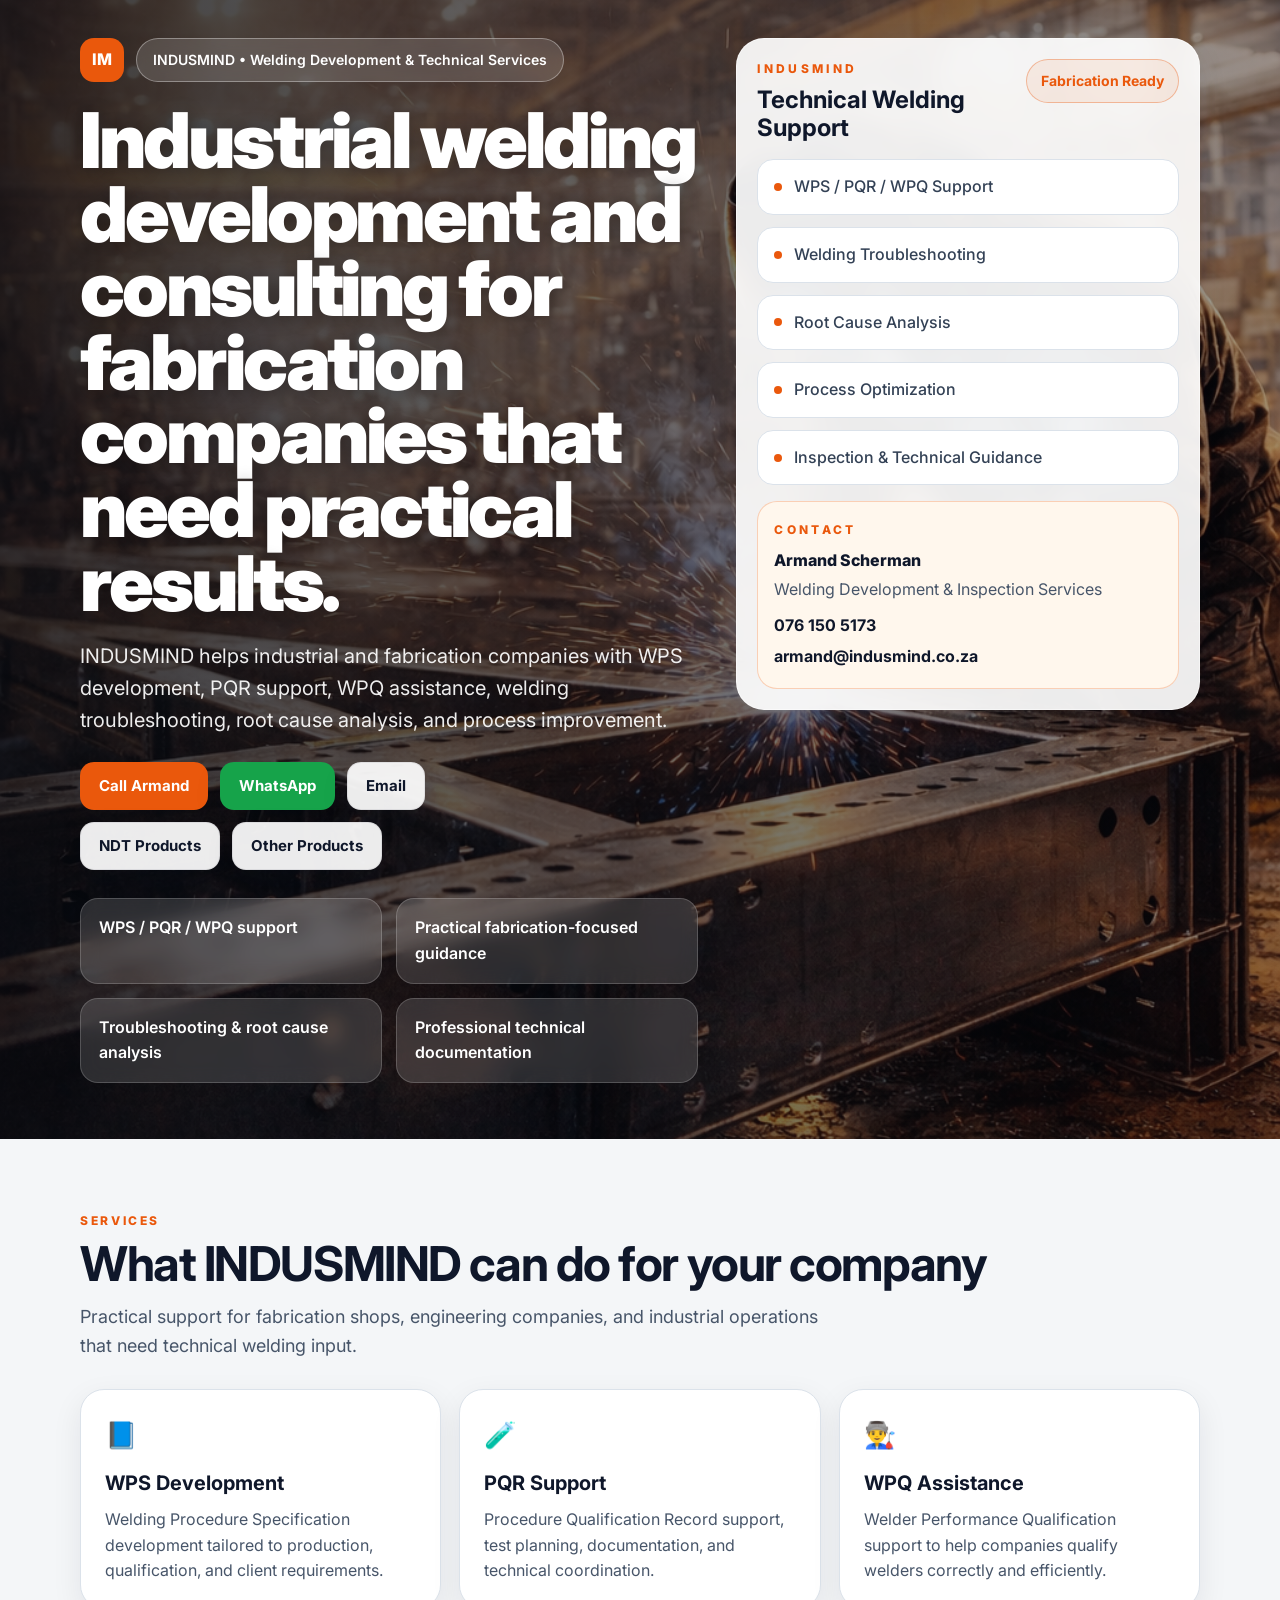
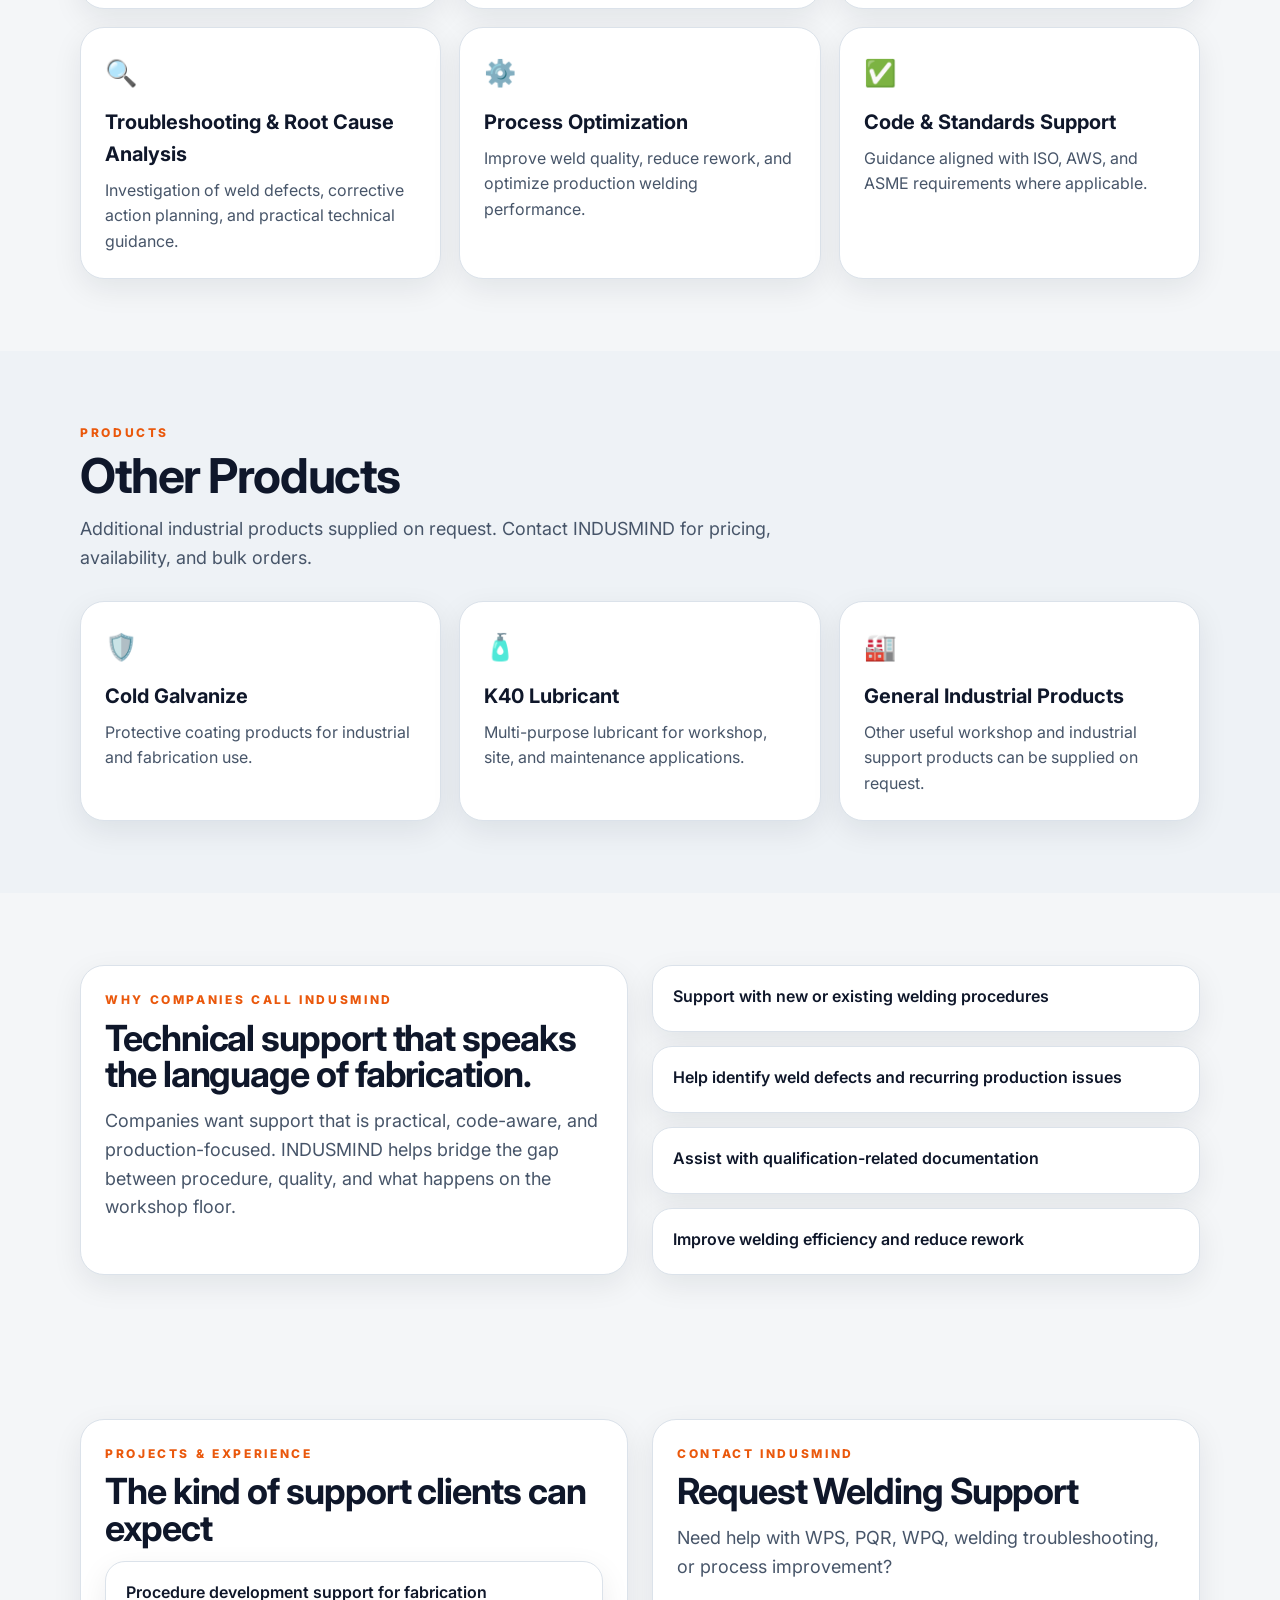
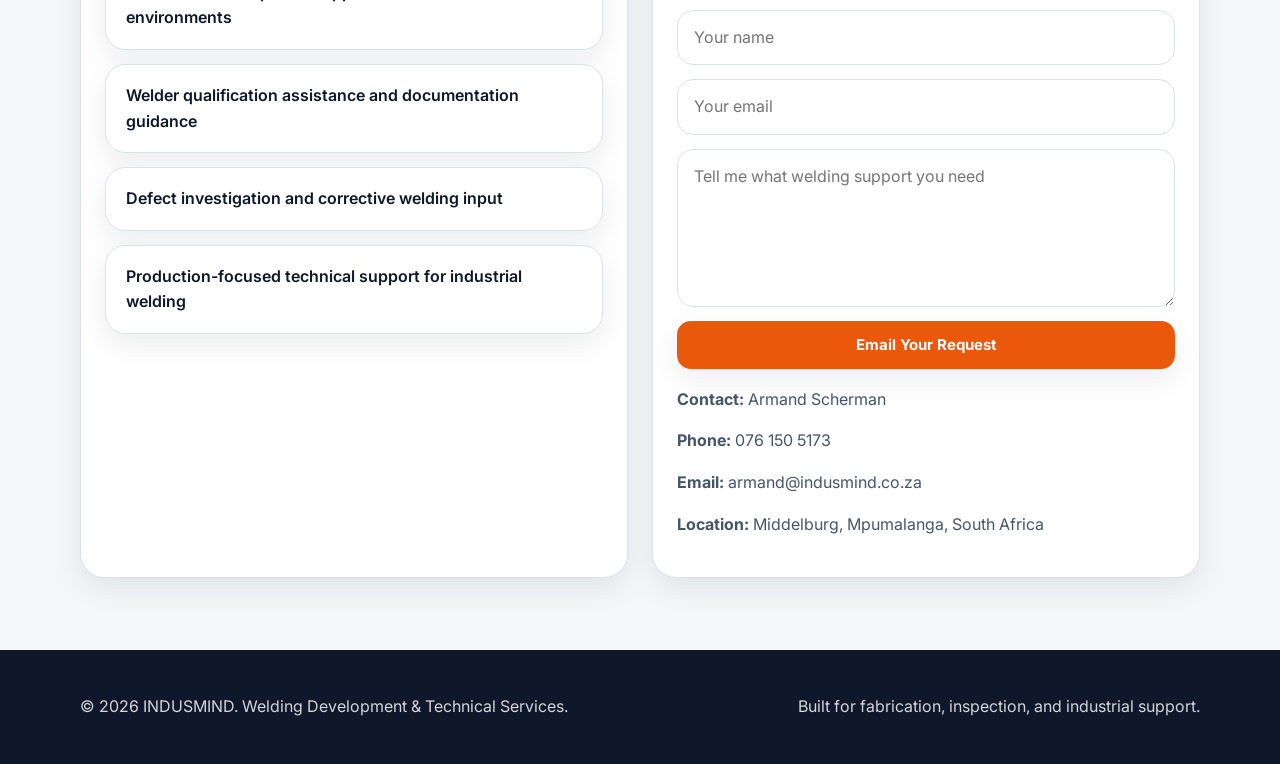
<file: index.html>
<!DOCTYPE html>
<html lang="en">
<head>
  <meta charset="UTF-8" />
  <meta name="viewport" content="width=device-width, initial-scale=1.0" />
  <title>INDUSMIND – Welding Development & Technical Services</title>
  <meta name="description" content="INDUSMIND provides welding development, technical support, WPS, PQR, WPQ assistance, troubleshooting, and NDT product supply." />
  <link rel="preconnect" href="https://fonts.googleapis.com">
  <link rel="preconnect" href="https://fonts.gstatic.com" crossorigin>
  <link href="https://fonts.googleapis.com/css2?family=Inter:wght@400;500;600;700;800;900&display=swap" rel="stylesheet">
  <link rel="stylesheet" href="styles.css" />
</head>
<body>
  <header class="hero">
    <div class="hero-overlay"></div>

    <div class="container hero-inner">
      <div class="hero-copy">
        <div class="brand-row">
          <div class="logo-box">IM</div>
          <div class="brand-pill">INDUSMIND • Welding Development & Technical Services</div>
        </div>

        <h1>Industrial welding development and consulting for fabrication companies that need practical results.</h1>

        <p class="lead">
          INDUSMIND helps industrial and fabrication companies with WPS development, PQR support, WPQ assistance, welding troubleshooting, root cause analysis, and process improvement.
        </p>

        <div class="cta-row">
          <a class="btn btn-primary" href="tel:0761505173">Call Armand</a>
          <a class="btn btn-whatsapp" href="https://wa.me/27761505173">WhatsApp</a>
          <a class="btn btn-secondary" href="mailto:armand@indusmind.co.za">Email</a>
        </div>

        <div class="product-button-row">
          <a class="btn btn-secondary" href="ndt.html">NDT Products</a>
          <a class="btn btn-secondary" href="#other-products">Other Products</a>
        </div>

        <div class="highlight-grid">
          <div class="highlight-card">WPS / PQR / WPQ support</div>
          <div class="highlight-card">Practical fabrication-focused guidance</div>
          <div class="highlight-card">Troubleshooting & root cause analysis</div>
          <div class="highlight-card">Professional technical documentation</div>
        </div>
      </div>

      <div class="hero-panel">
        <div class="panel">
          <div class="panel-top">
            <div>
              <p class="eyebrow">INDUSMIND</p>
              <h2>Technical Welding Support</h2>
            </div>
            <div class="tag">Fabrication Ready</div>
          </div>

          <div class="support-list">
            <div class="list-item"><span class="dot"></span>WPS / PQR / WPQ Support</div>
            <div class="list-item"><span class="dot"></span>Welding Troubleshooting</div>
            <div class="list-item"><span class="dot"></span>Root Cause Analysis</div>
            <div class="list-item"><span class="dot"></span>Process Optimization</div>
            <div class="list-item"><span class="dot"></span>Inspection & Technical Guidance</div>
          </div>

          <div class="contact-card">
            <p class="eyebrow">Contact</p>
            <p class="contact-name">Armand Scherman</p>
            <p class="contact-role">Welding Development & Inspection Services</p>
            <a class="contact-link" href="tel:0761505173">076 150 5173</a>
            <a class="contact-email" href="mailto:armand@indusmind.co.za">armand@indusmind.co.za</a>
          </div>
        </div>
      </div>
    </div>
  </header>

  <main>
    <section class="section">
      <div class="container">
        <p class="section-label">Services</p>
        <h2 class="section-title">What INDUSMIND can do for your company</h2>
        <p class="section-text">
          Practical support for fabrication shops, engineering companies, and industrial operations that need technical welding input.
        </p>

        <div class="card-grid">
          <article class="service-card">
            <div class="icon">📘</div>
            <h3>WPS Development</h3>
            <p>Welding Procedure Specification development tailored to production, qualification, and client requirements.</p>
          </article>

          <article class="service-card">
            <div class="icon">🧪</div>
            <h3>PQR Support</h3>
            <p>Procedure Qualification Record support, test planning, documentation, and technical coordination.</p>
          </article>

          <article class="service-card">
            <div class="icon">👨‍🏭</div>
            <h3>WPQ Assistance</h3>
            <p>Welder Performance Qualification support to help companies qualify welders correctly and efficiently.</p>
          </article>

          <article class="service-card">
            <div class="icon">🔍</div>
            <h3>Troubleshooting & Root Cause Analysis</h3>
            <p>Investigation of weld defects, corrective action planning, and practical technical guidance.</p>
          </article>

          <article class="service-card">
            <div class="icon">⚙️</div>
            <h3>Process Optimization</h3>
            <p>Improve weld quality, reduce rework, and optimize production welding performance.</p>
          </article>

          <article class="service-card">
            <div class="icon">✅</div>
            <h3>Code & Standards Support</h3>
            <p>Guidance aligned with ISO, AWS, and ASME requirements where applicable.</p>
          </article>
        </div>
      </div>
    </section>

    <section class="section section-alt" id="other-products">
      <div class="container">
        <p class="section-label">Products</p>
        <h2 class="section-title">Other Products</h2>
        <p class="section-text">
          Additional industrial products supplied on request. Contact INDUSMIND for pricing, availability, and bulk orders.
        </p>

        <div class="card-grid">
          <article class="service-card">
            <div class="icon">🛡️</div>
            <h3>Cold Galvanize</h3>
            <p>Protective coating products for industrial and fabrication use.</p>
          </article>

          <article class="service-card">
            <div class="icon">🧴</div>
            <h3>K40 Lubricant</h3>
            <p>Multi-purpose lubricant for workshop, site, and maintenance applications.</p>
          </article>

          <article class="service-card">
            <div class="icon">🏭</div>
            <h3>General Industrial Products</h3>
            <p>Other useful workshop and industrial support products can be supplied on request.</p>
          </article>
        </div>
      </div>
    </section>

    <section class="section">
      <div class="container two-col">
        <div class="content-card">
          <p class="section-label">Why companies call INDUSMIND</p>
          <h2 class="section-title smaller">Technical support that speaks the language of fabrication.</h2>
          <p class="section-text">
            Companies want support that is practical, code-aware, and production-focused. INDUSMIND helps bridge the gap between procedure, quality, and what happens on the workshop floor.
          </p>
        </div>

        <div class="stack-list">
          <div class="stack-item">Support with new or existing welding procedures</div>
          <div class="stack-item">Help identify weld defects and recurring production issues</div>
          <div class="stack-item">Assist with qualification-related documentation</div>
          <div class="stack-item">Improve welding efficiency and reduce rework</div>
        </div>
      </div>
    </section>

    <section class="section">
      <div class="container two-col">
        <div class="content-card">
          <p class="section-label">Projects & Experience</p>
          <h2 class="section-title smaller">The kind of support clients can expect</h2>
          <div class="experience-grid">
            <div class="exp-item">Procedure development support for fabrication environments</div>
            <div class="exp-item">Welder qualification assistance and documentation guidance</div>
            <div class="exp-item">Defect investigation and corrective welding input</div>
            <div class="exp-item">Production-focused technical support for industrial welding</div>
          </div>
        </div>

        <div class="contact-panel">
          <p class="section-label">Contact INDUSMIND</p>
          <h2 class="section-title smaller">Request Welding Support</h2>
          <p class="section-text">
            Need help with WPS, PQR, WPQ, welding troubleshooting, or process improvement?
          </p>

          <div class="contact-form">
            <input type="text" placeholder="Your name" />
            <input type="email" placeholder="Your email" />
            <textarea rows="5" placeholder="Tell me what welding support you need"></textarea>
            <a class="btn btn-primary" href="mailto:armand@indusmind.co.za?subject=INDUSMIND%20Welding%20Support%20Request">Email Your Request</a>
          </div>

          <div class="contact-details">
            <p><strong>Contact:</strong> Armand Scherman</p>
            <p><strong>Phone:</strong> 076 150 5173</p>
            <p><strong>Email:</strong> armand@indusmind.co.za</p>
            <p><strong>Location:</strong> Middelburg, Mpumalanga, South Africa</p>
          </div>
        </div>
      </div>
    </section>
  </main>

  <footer class="footer">
    <div class="container footer-inner">
      <p>© <span id="year"></span> INDUSMIND. Welding Development & Technical Services.</p>
      <p>Built for fabrication, inspection, and industrial support.</p>
    </div>
  </footer>

  <script src="script.js"></script>
</body>
</html>
</file>
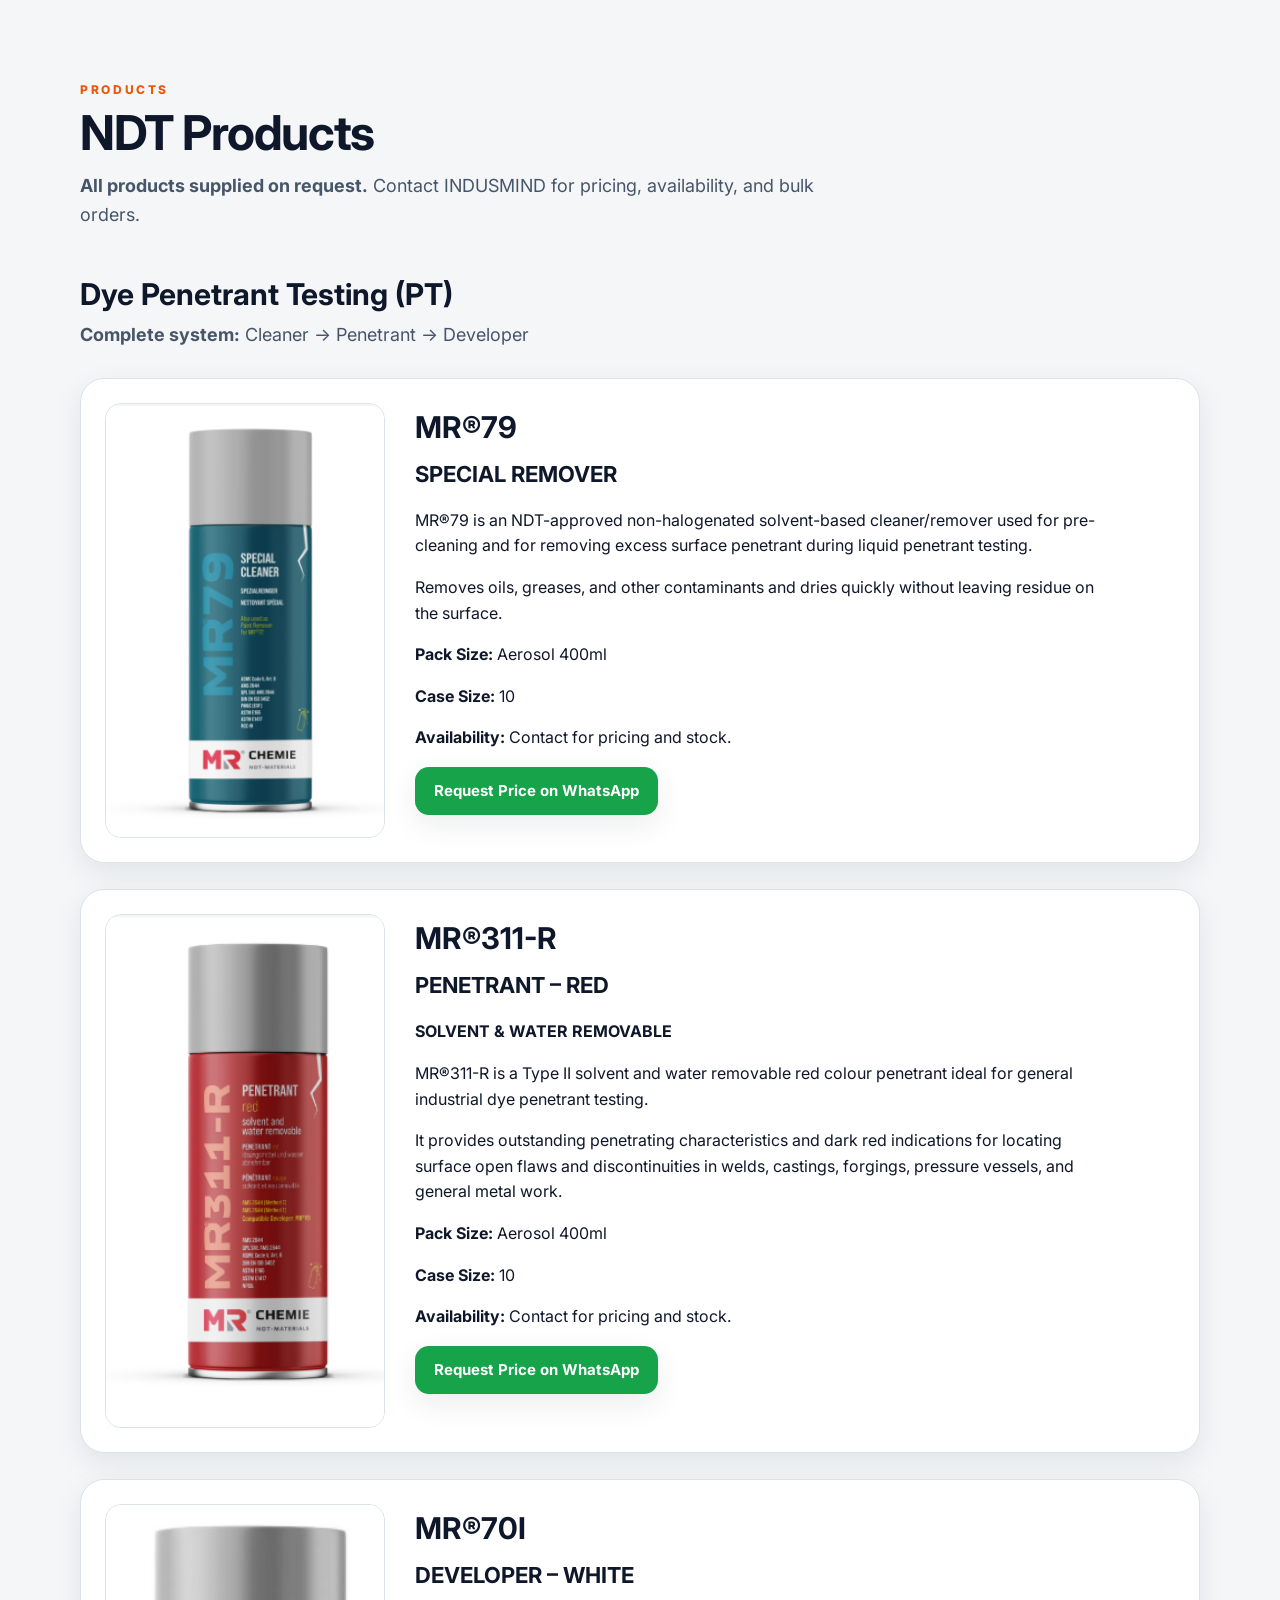
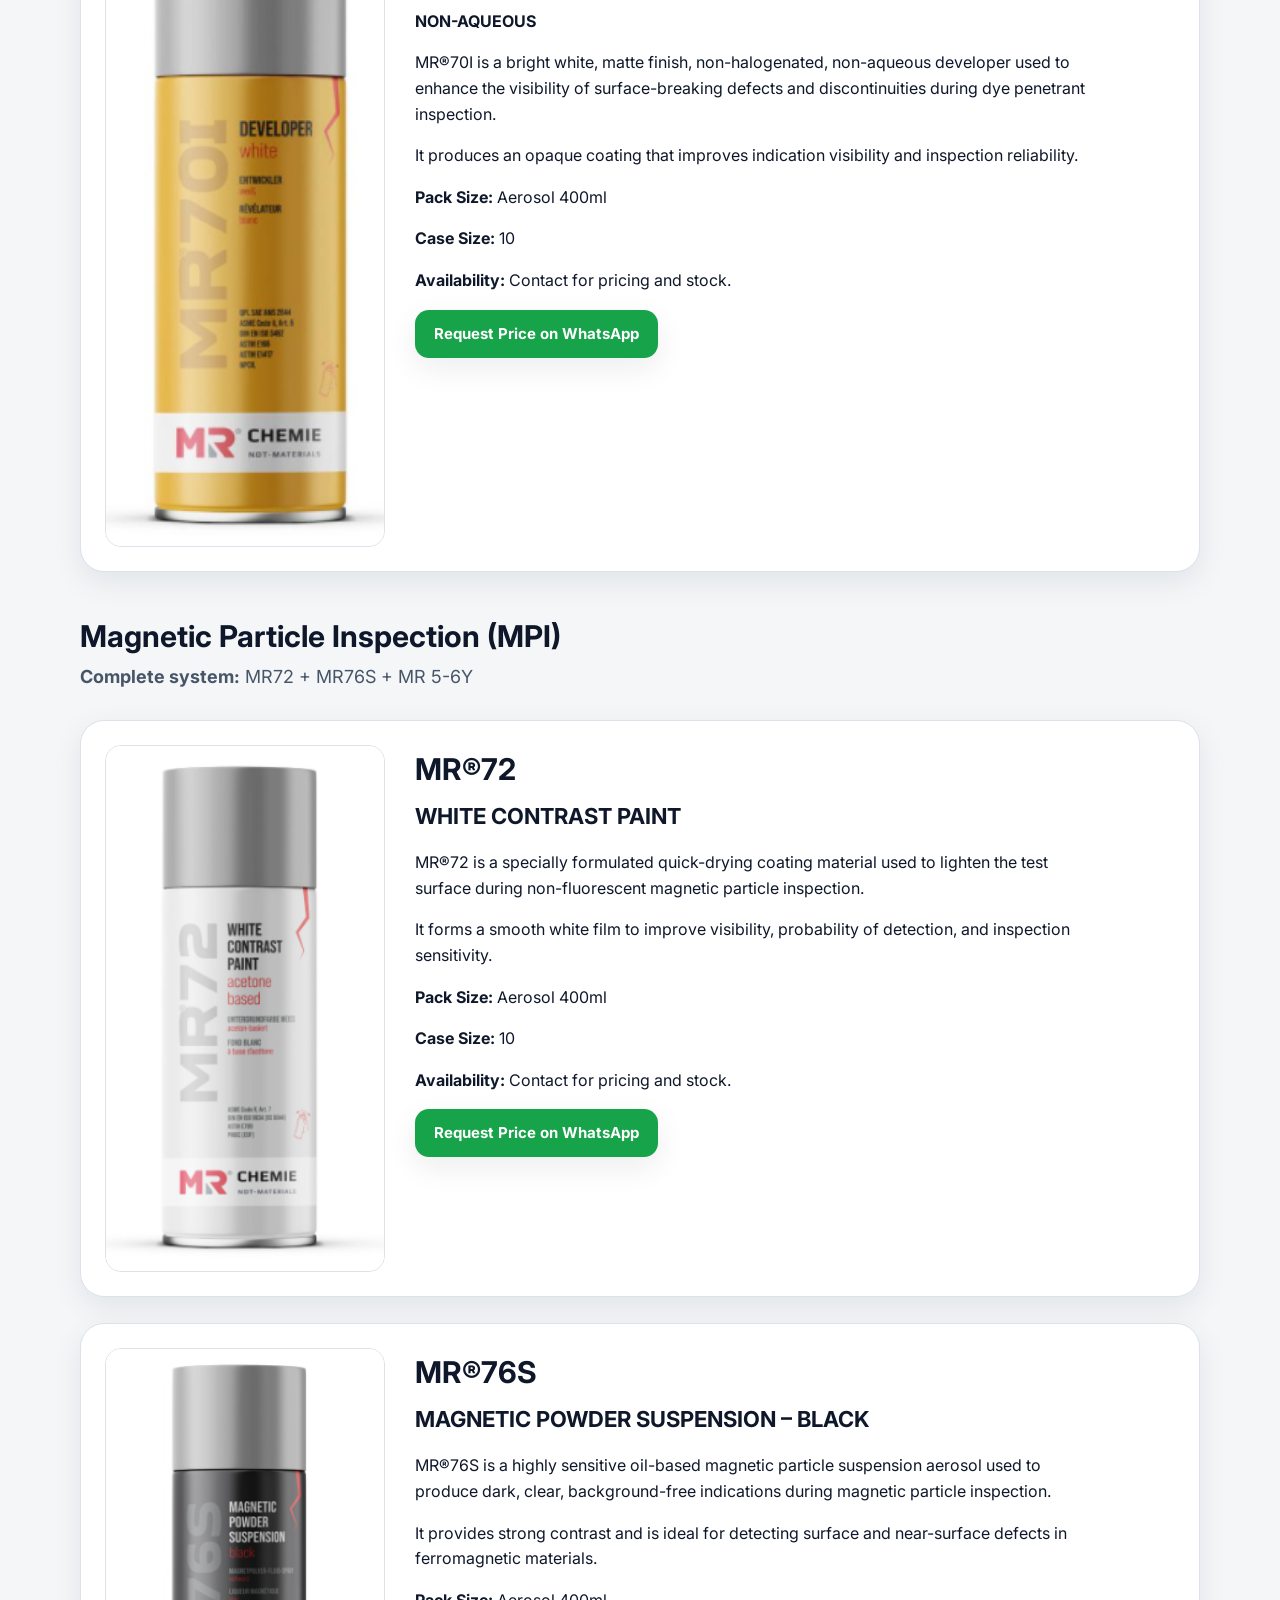
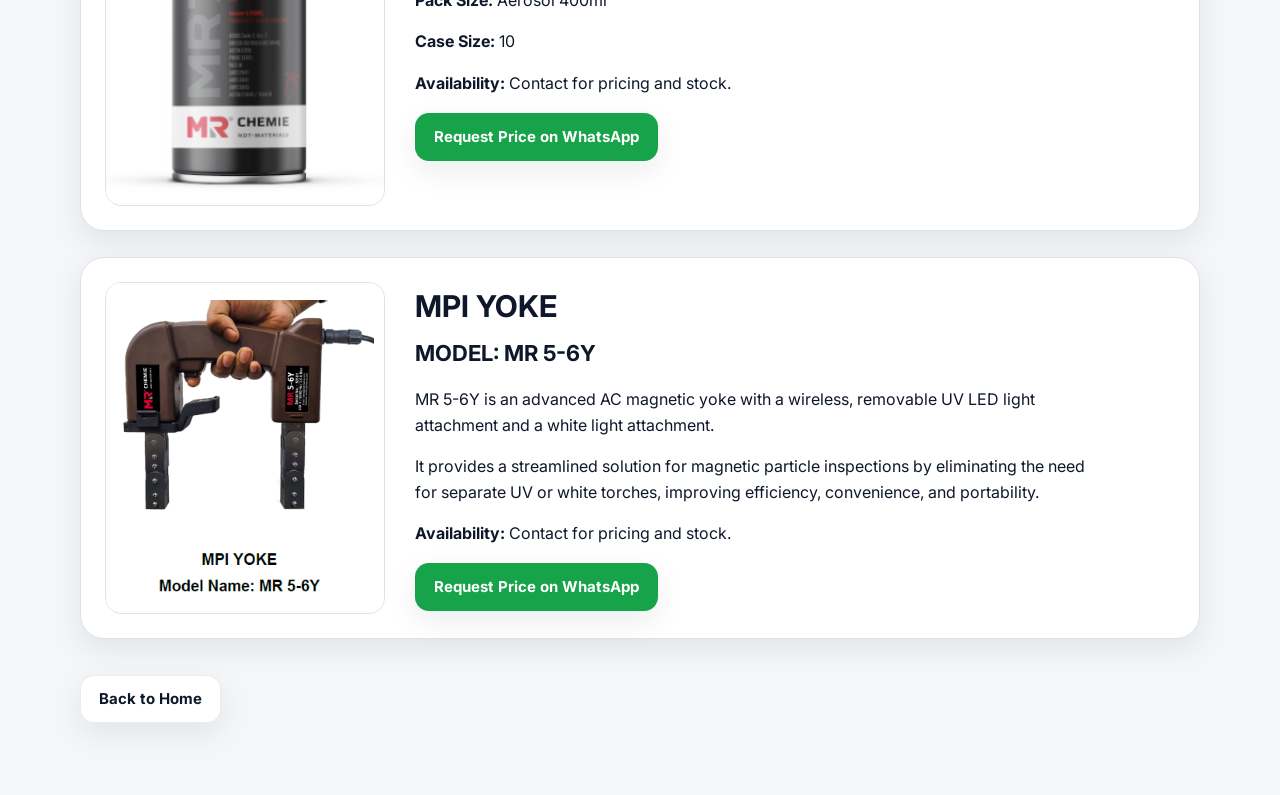
<file: ndt.html>
<!DOCTYPE html>
<html lang="en">
<head>
  <meta charset="UTF-8">
  <meta name="viewport" content="width=device-width, initial-scale=1.0" />
  <title>NDT Products – INDUSMIND</title>
  <link rel="preconnect" href="https://fonts.googleapis.com">
  <link rel="preconnect" href="https://fonts.gstatic.com" crossorigin>
  <link href="https://fonts.googleapis.com/css2?family=Inter:wght@400;500;600;700;800;900&display=swap" rel="stylesheet">
  <link rel="stylesheet" href="styles.css">
</head>
<body>
  <main class="section">
    <div class="container ndt-page">
      <p class="section-label">Products</p>
      <h1 class="section-title">NDT Products</h1>
      <p class="section-text"><strong>All products supplied on request.</strong> Contact INDUSMIND for pricing, availability, and bulk orders.</p>

      <h2 class="ndt-heading">Dye Penetrant Testing (PT)</h2>
      <p class="section-text"><strong>Complete system:</strong> Cleaner → Penetrant → Developer</p>

      <article class="product-detail">
        <img src="mr79.jpg" alt="MR79 Special Remover">
        <div class="product-info">
          <h2>MR®79</h2>
          <h3>SPECIAL REMOVER</h3>
          <p>MR®79 is an NDT-approved non-halogenated solvent-based cleaner/remover used for pre-cleaning and for removing excess surface penetrant during liquid penetrant testing.</p>
          <p>Removes oils, greases, and other contaminants and dries quickly without leaving residue on the surface.</p>
          <p><strong>Pack Size:</strong> Aerosol 400ml</p>
          <p><strong>Case Size:</strong> 10</p>
          <p><strong>Availability:</strong> Contact for pricing and stock.</p>
          <a class="btn btn-whatsapp" href="https://wa.me/27761505173?text=Hi%20I%20want%20a%20quote%20for%20MR79">Request Price on WhatsApp</a>
        </div>
      </article>

      <article class="product-detail">
        <img src="mr311-r.jpg" alt="MR311-R Penetrant Red">
        <div class="product-info">
          <h2>MR®311-R</h2>
          <h3>PENETRANT – RED</h3>
          <p><strong>SOLVENT & WATER REMOVABLE</strong></p>
          <p>MR®311-R is a Type II solvent and water removable red colour penetrant ideal for general industrial dye penetrant testing.</p>
          <p>It provides outstanding penetrating characteristics and dark red indications for locating surface open flaws and discontinuities in welds, castings, forgings, pressure vessels, and general metal work.</p>
          <p><strong>Pack Size:</strong> Aerosol 400ml</p>
          <p><strong>Case Size:</strong> 10</p>
          <p><strong>Availability:</strong> Contact for pricing and stock.</p>
          <a class="btn btn-whatsapp" href="https://wa.me/27761505173?text=Hi%20I%20want%20a%20quote%20for%20MR311-R">Request Price on WhatsApp</a>
        </div>
      </article>

      <article class="product-detail">
        <img src="mr70i.jpg" alt="MR70I Developer White">
        <div class="product-info">
          <h2>MR®70I</h2>
          <h3>DEVELOPER – WHITE</h3>
          <p><strong>NON-AQUEOUS</strong></p>
          <p>MR®70I is a bright white, matte finish, non-halogenated, non-aqueous developer used to enhance the visibility of surface-breaking defects and discontinuities during dye penetrant inspection.</p>
          <p>It produces an opaque coating that improves indication visibility and inspection reliability.</p>
          <p><strong>Pack Size:</strong> Aerosol 400ml</p>
          <p><strong>Case Size:</strong> 10</p>
          <p><strong>Availability:</strong> Contact for pricing and stock.</p>
          <a class="btn btn-whatsapp" href="https://wa.me/27761505173?text=Hi%20I%20want%20a%20quote%20for%20MR70I">Request Price on WhatsApp</a>
        </div>
      </article>

      <h2 class="ndt-heading">Magnetic Particle Inspection (MPI)</h2>
      <p class="section-text"><strong>Complete system:</strong> MR72 + MR76S + MR 5-6Y</p>

      <article class="product-detail">
        <img src="mr72.jpg" alt="MR72 White Contrast Paint">
        <div class="product-info">
          <h2>MR®72</h2>
          <h3>WHITE CONTRAST PAINT</h3>
          <p>MR®72 is a specially formulated quick-drying coating material used to lighten the test surface during non-fluorescent magnetic particle inspection.</p>
          <p>It forms a smooth white film to improve visibility, probability of detection, and inspection sensitivity.</p>
          <p><strong>Pack Size:</strong> Aerosol 400ml</p>
          <p><strong>Case Size:</strong> 10</p>
          <p><strong>Availability:</strong> Contact for pricing and stock.</p>
          <a class="btn btn-whatsapp" href="https://wa.me/27761505173?text=Hi%20I%20want%20a%20quote%20for%20MR72">Request Price on WhatsApp</a>
        </div>
      </article>

      <article class="product-detail">
        <img src="mr76s.jpg" alt="MR76S Magnetic Powder Suspension Black">
        <div class="product-info">
          <h2>MR®76S</h2>
          <h3>MAGNETIC POWDER SUSPENSION – BLACK</h3>
          <p>MR®76S is a highly sensitive oil-based magnetic particle suspension aerosol used to produce dark, clear, background-free indications during magnetic particle inspection.</p>
          <p>It provides strong contrast and is ideal for detecting surface and near-surface defects in ferromagnetic materials.</p>
          <p><strong>Pack Size:</strong> Aerosol 400ml</p>
          <p><strong>Case Size:</strong> 10</p>
          <p><strong>Availability:</strong> Contact for pricing and stock.</p>
          <a class="btn btn-whatsapp" href="https://wa.me/27761505173?text=Hi%20I%20want%20a%20quote%20for%20MR76S">Request Price on WhatsApp</a>
        </div>
      </article>

      <article class="product-detail">
        <img src="mr5-6y.jpg" alt="MR 5-6Y MPI Yoke">
        <div class="product-info">
          <h2>MPI YOKE</h2>
          <h3>MODEL: MR 5-6Y</h3>
          <p>MR 5-6Y is an advanced AC magnetic yoke with a wireless, removable UV LED light attachment and a white light attachment.</p>
          <p>It provides a streamlined solution for magnetic particle inspections by eliminating the need for separate UV or white torches, improving efficiency, convenience, and portability.</p>
          <p><strong>Availability:</strong> Contact for pricing and stock.</p>
          <a class="btn btn-whatsapp" href="https://wa.me/27761505173?text=Hi%20I%20want%20a%20quote%20for%20MR%205-6Y">Request Price on WhatsApp</a>
        </div>
      </article>

      <div class="back-row">
        <a class="btn btn-secondary" href="index.html">Back to Home</a>
      </div>
    </div>
  </main>
</body>
</html>
</file>
<file: styles.css>
:root {
  --bg: #f4f6f8;
  --surface: #ffffff;
  --surface-soft: #f8fafc;
  --text: #0f172a;
  --muted: #475569;
  --line: #dbe2ea;
  --primary: #ea580c;
  --primary-dark: #c2410c;
  --green: #16a34a;
  --green-dark: #15803d;
  --shadow: 0 10px 30px rgba(15, 23, 42, 0.08);
  --radius: 22px;
}

* {
  box-sizing: border-box;
}

html {
  scroll-behavior: smooth;
}

body {
  margin: 0;
  font-family: "Inter", sans-serif;
  background: var(--bg);
  color: var(--text);
  line-height: 1.6;
}

img {
  max-width: 100%;
  display: block;
}

a {
  color: inherit;
  text-decoration: none;
}

.container {
  width: min(1120px, calc(100% - 32px));
  margin: 0 auto;
}

.hero {
  position: relative;
  min-height: 100vh;
  padding: 38px 0 56px;
  background: url("hero-bg.jpg") center center / cover no-repeat;
  overflow: hidden;
}

.hero-overlay {
  position: absolute;
  inset: 0;
  background:
    linear-gradient(90deg, rgba(7, 10, 16, 0.78) 0%, rgba(7, 10, 16, 0.62) 42%, rgba(7, 10, 16, 0.38) 100%);
  z-index: 1;
}

.hero-inner {
  position: relative;
  z-index: 2;
  display: grid;
  grid-template-columns: 1.2fr 0.9fr;
  gap: 38px;
  align-items: start;
}

.hero-copy {
  max-width: 700px;
  color: #fff;
}

.brand-row {
  display: flex;
  align-items: center;
  gap: 12px;
  margin-bottom: 22px;
}

.logo-box {
  width: 44px;
  height: 44px;
  display: grid;
  place-items: center;
  border-radius: 14px;
  background: var(--primary);
  color: #fff;
  font-weight: 800;
}

.brand-pill {
  border: 1px solid rgba(255,255,255,0.35);
  background: rgba(255,255,255,0.14);
  color: #fff;
  padding: 10px 16px;
  border-radius: 999px;
  font-size: 14px;
  font-weight: 600;
  backdrop-filter: blur(10px);
}

.hero h1 {
  margin: 0 0 18px;
  font-size: clamp(42px, 6vw, 82px);
  line-height: 0.96;
  font-weight: 900;
  letter-spacing: -0.04em;
  max-width: 780px;
  text-shadow: 0 2px 18px rgba(0,0,0,0.32);
}

.lead {
  max-width: 700px;
  font-size: 20px;
  color: rgba(255,255,255,0.92);
  margin-bottom: 26px;
}

.cta-row,
.product-button-row {
  display: flex;
  flex-wrap: wrap;
  gap: 12px;
}

.product-button-row {
  margin-top: 12px;
  margin-bottom: 28px;
}

.btn {
  display: inline-flex;
  align-items: center;
  justify-content: center;
  min-height: 48px;
  padding: 0 18px;
  border-radius: 14px;
  font-weight: 700;
  font-size: 15px;
  border: 1px solid transparent;
  box-shadow: var(--shadow);
  transition: 0.2s ease;
}

.btn:hover {
  transform: translateY(-1px);
}

.btn-primary {
  background: var(--primary);
  color: #fff;
}

.btn-primary:hover {
  background: var(--primary-dark);
}

.btn-whatsapp {
  background: var(--green);
  color: #fff;
}

.btn-whatsapp:hover {
  background: var(--green-dark);
}

.btn-secondary {
  background: rgba(255,255,255,0.92);
  color: var(--text);
  border-color: rgba(15,23,42,0.08);
}

.highlight-grid {
  display: grid;
  grid-template-columns: repeat(2, minmax(0, 1fr));
  gap: 14px;
  max-width: 680px;
}

.highlight-card {
  background: rgba(255,255,255,0.14);
  border: 1px solid rgba(255,255,255,0.18);
  color: #fff;
  padding: 16px 18px;
  border-radius: 18px;
  backdrop-filter: blur(10px);
  font-weight: 600;
}

.hero-panel .panel {
  background: rgba(255,255,255,0.92);
  backdrop-filter: blur(10px);
  border: 1px solid rgba(255,255,255,0.5);
  border-radius: 28px;
  padding: 20px;
  box-shadow: var(--shadow);
}

.panel-top {
  display: flex;
  justify-content: space-between;
  align-items: start;
  gap: 16px;
  margin-bottom: 18px;
}

.eyebrow {
  margin: 0 0 8px;
  color: var(--primary);
  font-weight: 800;
  font-size: 12px;
  letter-spacing: 0.28em;
  text-transform: uppercase;
}

.panel-top h2 {
  margin: 0;
  font-size: 24px;
  line-height: 1.15;
}

.tag {
  border: 1px solid rgba(234,88,12,0.35);
  color: var(--primary);
  background: rgba(234,88,12,0.08);
  padding: 10px 14px;
  border-radius: 999px;
  font-size: 14px;
  font-weight: 700;
  white-space: nowrap;
}

.support-list {
  display: grid;
  gap: 12px;
  margin-bottom: 16px;
}

.list-item {
  display: flex;
  align-items: center;
  gap: 12px;
  padding: 14px 16px;
  border: 1px solid var(--line);
  border-radius: 16px;
  background: #fff;
  color: #334155;
  font-weight: 500;
}

.dot {
  width: 8px;
  height: 8px;
  border-radius: 50%;
  background: var(--primary);
  flex: 0 0 auto;
}

.contact-card {
  padding: 18px 16px;
  border-radius: 20px;
  border: 1px solid rgba(234,88,12,0.25);
  background: #fff7ed;
}

.contact-name {
  margin: 0 0 4px;
  font-size: 16px;
  font-weight: 800;
}

.contact-role {
  margin: 0 0 10px;
  color: var(--muted);
}

.contact-link,
.contact-email {
  display: block;
  font-weight: 700;
  margin-top: 6px;
}

.section {
  padding: 72px 0;
}

.section-alt {
  background: #eef2f6;
}

.section-label {
  margin: 0 0 10px;
  color: var(--primary);
  text-transform: uppercase;
  letter-spacing: 0.22em;
  font-size: 12px;
  font-weight: 800;
}

.section-title {
  margin: 0 0 14px;
  font-size: clamp(30px, 4vw, 48px);
  line-height: 1.02;
  letter-spacing: -0.03em;
}

.section-title.smaller {
  font-size: clamp(26px, 3vw, 36px);
}

.section-text {
  margin: 0 0 28px;
  max-width: 760px;
  color: var(--muted);
  font-size: 18px;
}

.card-grid {
  display: grid;
  grid-template-columns: repeat(3, minmax(0, 1fr));
  gap: 18px;
}

.service-card,
.content-card,
.contact-panel {
  background: var(--surface);
  border: 1px solid var(--line);
  border-radius: 24px;
  padding: 24px;
  box-shadow: var(--shadow);
}

.service-card h3 {
  margin: 0 0 8px;
  font-size: 20px;
}

.service-card p {
  margin: 0;
  color: var(--muted);
}

.icon {
  font-size: 26px;
  margin-bottom: 12px;
}

.two-col {
  display: grid;
  grid-template-columns: 1fr 1fr;
  gap: 24px;
}

.stack-list,
.experience-grid {
  display: grid;
  gap: 14px;
}

.stack-item,
.exp-item {
  background: var(--surface);
  border: 1px solid var(--line);
  border-radius: 20px;
  padding: 18px 20px;
  box-shadow: var(--shadow);
  font-weight: 600;
}

.contact-form {
  display: grid;
  gap: 14px;
  margin-top: 18px;
}

.contact-form input,
.contact-form textarea {
  width: 100%;
  border: 1px solid var(--line);
  border-radius: 16px;
  padding: 14px 16px;
  font: inherit;
  background: #fff;
}

.contact-details {
  margin-top: 18px;
  color: var(--muted);
}

.footer {
  background: #0f172a;
  color: rgba(255,255,255,0.82);
  padding: 28px 0;
}

.footer-inner {
  display: flex;
  justify-content: space-between;
  gap: 12px;
  flex-wrap: wrap;
}

.ndt-page {
  padding-top: 8px;
}

.ndt-heading {
  margin-top: 48px;
  margin-bottom: 10px;
  font-size: 30px;
  line-height: 1.1;
}

.product-detail {
  display: flex;
  flex-wrap: wrap;
  gap: 30px;
  margin-top: 26px;
  padding: 24px;
  background: var(--surface);
  border: 1px solid var(--line);
  border-radius: 24px;
  box-shadow: var(--shadow);
  align-items: flex-start;
}

.product-detail img {
  width: 280px;
  max-width: 100%;
  border-radius: 16px;
  object-fit: cover;
  background: #fff;
  border: 1px solid var(--line);
}

.product-info {
  flex: 1 1 320px;
  max-width: 680px;
}

.product-info h2 {
  margin: 0 0 6px;
  font-size: 30px;
}

.product-info h3 {
  margin: 0 0 14px;
  font-size: 22px;
}

.back-row {
  margin-top: 36px;
}

@media (max-width: 980px) {
  .hero-inner,
  .two-col,
  .card-grid {
    grid-template-columns: 1fr;
  }

  .hero {
    min-height: auto;
    padding: 28px 0 40px;
  }

  .hero h1 {
    font-size: clamp(38px, 10vw, 64px);
  }
}

@media (max-width: 640px) {
  .container {
    width: min(100% - 20px, 1120px);
  }

  .brand-row {
    flex-direction: column;
    align-items: flex-start;
  }

  .panel-top {
    flex-direction: column;
  }

  .highlight-grid {
    grid-template-columns: 1fr;
  }

  .product-detail {
    padding: 18px;
  }
}
</file>
